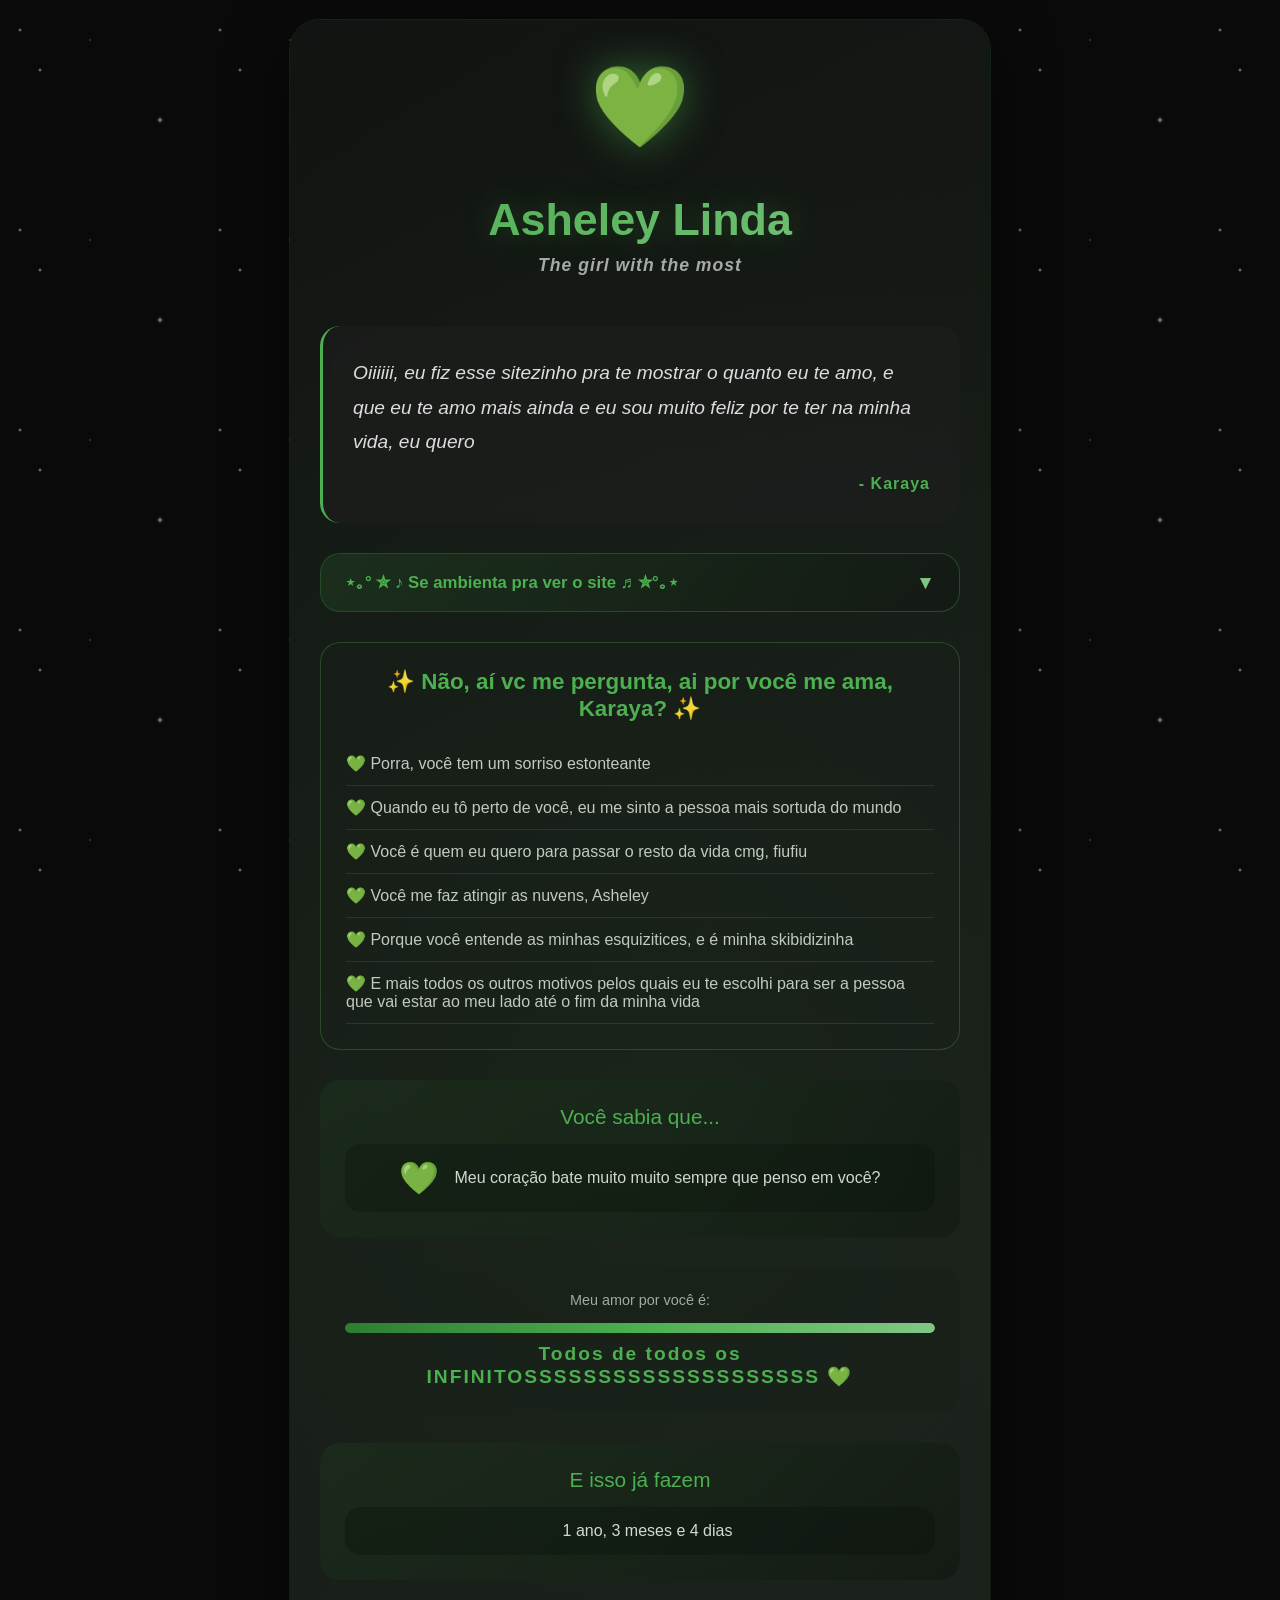
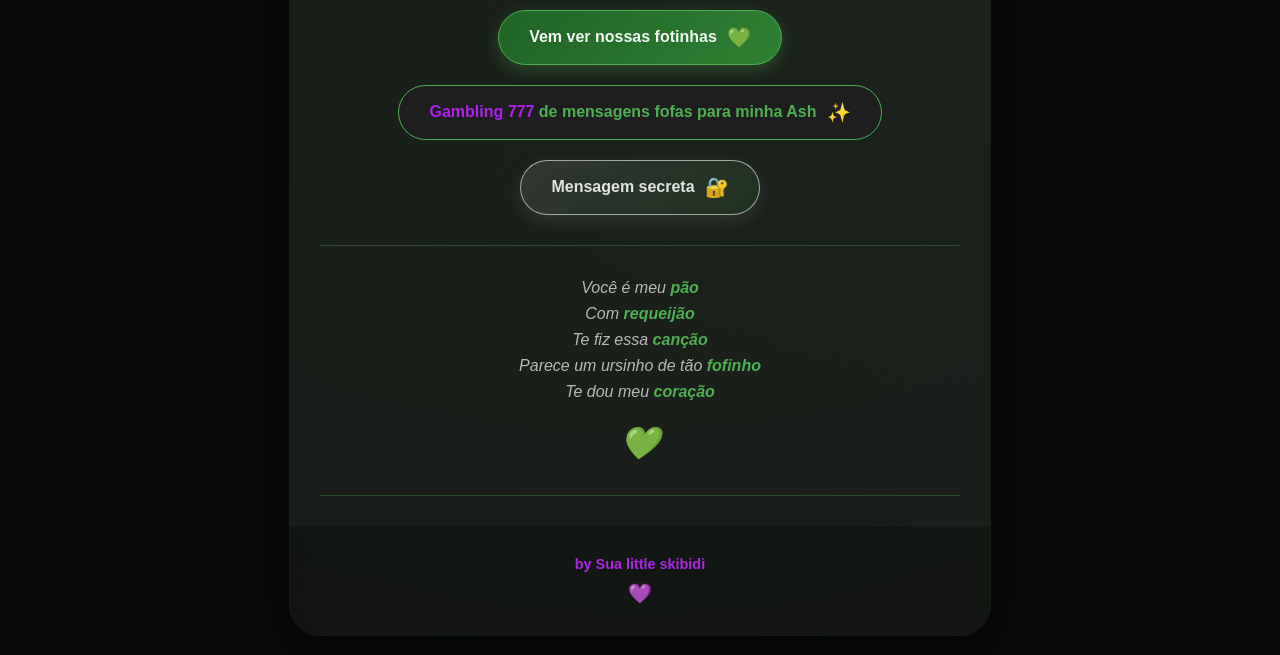
<file: Index.html>
<!DOCTYPE html>
<html lang="pt-BR">

<head>
    <meta charset="UTF-8">
    <meta name="viewport" content="width=device-width, initial-scale=1.0">
    <title>Para Você, Meu Amor 💚</title>
    <link rel="stylesheet" href="styleashes.css">
</head>

<body>
    <div class="stars"></div>

    <div class="container">
        <div class="glow-effect"></div>

        <div class="heart-container">
            <div class="heart-beat">💚</div>
        </div>

        <h1 class="title">
            <span class="name">Asheley Linda</span>
            <span class="subtitle">The girl with the most beautiful smile in the world</span>
        </h1>

        <div class="message-card">
            <p class="message-text">
                Oiiiiii, eu fiz esse sitezinho pra te mostrar o quanto eu te amo, e que eu te amo mais ainda e eu sou
                muito feliz
                por te ter na minha vida, eu quero
            </p>
            <div class="signature">- Karaya</div>
        </div>

        <details class="spotify-dropdown">
            <summary class="spotify-summary">⋆｡° ✮ ♪ Se ambienta pra ver o site ♬ ✮°｡⋆</summary>
            <div class="spotify-player-wrapper">
                <iframe class="spotify-player"
                    src="https://open.spotify.com/embed/playlist/22egQYoul4ZYNOtwOrbN8a?utm_source=generator"
                    width="100%" height="352" frameborder="0" allowfullscreen=""
                    allow="autoplay; clipboard-write; encrypted-media; fullscreen; picture-in-picture"
                    loading="lazy"></iframe>
            </div>
        </details>

        <div class="love-section">
            <h2 class="section-title">✨ Não, aí vc me pergunta, ai por você me ama, Karaya? ✨</h2>
            <ul class="love-reasons">
                <li>💚 Porra, você tem um sorriso estonteante</li>
                <li>💚 Quando eu tô perto de você, eu me sinto a pessoa mais sortuda do mundo</li>
                <li>💚 Você é quem eu quero para passar o resto da vida cmg, fiufiu</li>
                <li>💚 Você me faz atingir as nuvens, Asheley</li>
                <li>💚 Porque você entende as minhas esquizitices, e é minha skibidizinha</li>
                <li>💚 E mais todos os outros motivos pelos quais eu te escolhi para ser a pessoa que vai estar ao meu
                    lado até o fim da minha vida</li>
            </ul>
        </div>

        <div class="question-card">
            <p class="question-text">Você sabia que...</p>
            <div class="fact-box">
                <span class="fact-icon">💚</span>
                <p class="fact">Meu coração bate muito muito sempre que penso em você?</p>
            </div>
        </div>

        <div class="love-meter">
            <p class="meter-label">Meu amor por você é:</p>
            <div class="meter-bar">
                <div class="meter-fill"></div>
            </div>
            <p class="meter-value">Todos de todos os INFINITOSSSSSSSSSSSSSSSSSSSS 💚</p>
        </div>

        <div class="question-card">
            <p class="question-text">E isso já fazem</p>
            <div class="fact-box">
                <span class="fact-icon"></span>
                <p class="fact" id="time"></p>
            </div>
        </div>

        <div class="button-group">
            <button class="btn-primary" id="loveBtn">
                <span class="btn-text">Vem ver nossas fotinhas</span>
                <span class="btn-icon">💚</span>
            </button>

            <button class="btn-secondary" id="messageBtn">
                <span class="btn-text"><strong>Gambling 777</strong> de mensagens fofas para minha Ash</span>
                <span class="btn-icon">✨</span>
            </button>

            <button class="btn-secret" id="secretBtn">
                <span class="btn-text">Mensagem secreta</span>
                <span class="btn-icon">🔐</span>
            </button>
        </div>

        <div class="poem-container">
            <div class="poem">
                <p>Você é meu <strong>pão</strong></p>
                <p>Com <strong>requeijão</strong></p>
                <p>Te fiz essa <strong>canção</strong></p>
                <p>Parece um ursinho de tão <strong>fofinho</strong></p>
                <p>Te dou meu <strong>coração</strong></p>
                <p class="poem-heart">💚</p>
            </div>
        </div>

        <div class="footer">
            <p><strong>by Sua little skibidi</strong></p>
            <p class="footer-date">💜</p>
        </div>
    </div>

    <!-- Modal de mensagens fofas -->
    <div id="messageModal" class="modal">
        <div class="modal-content">
            <span class="close" id="messageModalClose">&times;</span>
            <div class="modal-body">
                <div class="modal-icon">💚</div>
                <p id="modalMessage"></p>
            </div>
        </div>
    </div>

    <!-- Modal da galeria de fotinhas -->
    <div id="galleryModal" class="modal gallery-modal">
        <div class="gallery-modal-content">
            <span class="close" id="galleryModalClose">&times;</span>

            <section class="gallery-shell">
                <div class="gallery-hero">
                    <h1 class="name highlights-title">Alguns littles <span class="gold-highlight">destaques</span>
                        nossosssssss</h1>
                    <div class="highlight-collage">
                        <article class="highlight-photo highlight-photo-large">
                            <div class="photo-frame photo-vertical placeholder-photo" data-highlight-slot="1">
                                <span>Highlight 01</span>
                            </div>
                        </article>

                        <article class="highlight-photo">
                            <div class="photo-frame photo-horizontal placeholder-photo" data-highlight-slot="2">
                                <span>Highlight 02</span>
                            </div>
                        </article>

                        <article class="highlight-photo">
                            <div class="photo-frame photo-square placeholder-photo" data-highlight-slot="3">
                                <span>Highlight 03</span>
                            </div>
                        </article>

                        <article class="highlight-photo">
                            <div class="photo-frame photo-square placeholder-photo" data-highlight-slot="4">
                                <span>Highlight 04</span>
                            </div>
                        </article>
                    </div>
                </div>

                <section class="gallery-intro">
                    <p class="gallery-intro-text">Olha como eu e a minha namo combinamos pra caralho</p>
                </section>

                <section class="photo-gallery" id="photoGallery"></section>
            </section>
        </div>
    </div>

    <!-- Modal da mensagem secreta -->
    <div id="secretModal" class="modal">
        <div class="modal-content secret-modal-content">
            <span class="close" id="secretModalClose">&times;</span>
            <div class="modal-body">
                <div class="modal-icon">🔐</div>
                <h2 class="secret-title">Mensagem secreta</h2>
                <p class="secret-description">Digite a senha correta para desbloquear.</p>

                <form id="secretForm" class="secret-form">
                    <input
                        type="password"
                        id="secretPassword"
                        class="secret-input"
                        placeholder="Digite a senha"
                        autocomplete="off"
                    >
                    <button type="submit" class="btn-primary secret-submit">Desbloquear</button>
                </form>

                <button type="button" id="toggleHintBtn" class="btn-secret secret-hint-toggle">Mostrar dica</button>

                <div id="secretHintBox" class="secret-hint-box">
                    <span class="secret-hint-label">Dica</span>
                    <p class="secret-hint-text">Primeiro, vem meu mês favorito, logo após, o dia, por ultimo, o hoje.</p>
                </div>

                <p id="secretFeedback" class="secret-feedback"></p>
                <div id="secretMessageBox" class="secret-message-box">
                    <p id="secretMessage"></p>
                </div>
            </div>
        </div>
    </div>

    <script src="Teamoashy.js"></script>
</body>

</html>
</file>
<file: styleashes.css>
* {
  margin: 0;
  padding: 0;
  box-sizing: border-box;
}

body {
  font-family: "Segoe UI", "Arial", sans-serif;
  background: #0a0a0a;
  min-height: 100vh;
  padding: 20px;
  position: relative;
  overflow-x: hidden;
  color: #e0e0e0;
}

/* Estrelas de fundo */
.stars {
  position: fixed;
  top: 0;
  left: 0;
  width: 100%;
  height: 100%;
  pointer-events: none;
  background:
    radial-gradient(2px 2px at 20px 30px, #eee, rgba(0, 0, 0, 0)),
    radial-gradient(2px 2px at 40px 70px, #fff, rgba(0, 0, 0, 0)),
    radial-gradient(1px 1px at 90px 40px, #ddd, rgba(0, 0, 0, 0)),
    radial-gradient(3px 3px at 160px 120px, #fff, rgba(0, 0, 0, 0)),
    radial-gradient(2px 2px at 250px 80px, #eee, rgba(0, 0, 0, 0));
  background-size: 200px 200px;
  background-repeat: repeat;
  opacity: 0.6;
  animation: twinkle 3s ease-in-out infinite;
}

@keyframes twinkle {
  0%,
  100% {
    opacity: 0.6;
  }
  50% {
    opacity: 0.3;
  }
}

.container {
  max-width: 700px;
  margin: 0 auto;
  background: linear-gradient(135deg, #0f0f0f 0%, #1a1a1a 100%);
  border-radius: 30px;
  box-shadow:
    0 20px 60px rgba(0, 0, 0, 0.5),
    0 0 0 1px rgba(76, 175, 80, 0.2);
  overflow: hidden;
  position: relative;
  z-index: 1;
  backdrop-filter: blur(10px);
}

.glow-effect {
  position: absolute;
  top: -50%;
  left: -50%;
  width: 200%;
  height: 200%;
  background: radial-gradient(
    circle,
    rgba(76, 175, 80, 0.1) 0%,
    transparent 70%
  );
  animation: rotate 20s linear infinite;
  pointer-events: none;
}

@keyframes rotate {
  from {
    transform: rotate(0deg);
  }
  to {
    transform: rotate(360deg);
  }
}

.heart-container {
  text-align: center;
  padding: 40px 0 20px 0;
}

.heart-beat {
  font-size: 80px;
  display: inline-block;
  animation: heartPulse 1.5s ease-in-out infinite;
  filter: drop-shadow(0 0 20px rgba(76, 175, 80, 0.5));
}

@keyframes heartPulse {
  0%,
  100% {
    transform: scale(1);
    text-shadow: 0 0 10px #4caf50;
  }
  50% {
    transform: scale(1.2);
    text-shadow:
      0 0 30px #4caf50,
      0 0 10px #2e7d32;
  }
}

.title {
  text-align: center;
  padding: 20px 30px;
}

.name {
  display: block;
  font-size: 2.8rem;
  font-weight: bold;
  background: linear-gradient(135deg, #4caf50, #81c784);
  background-clip: text;
  -webkit-background-clip: text;
  color: transparent;
  margin-bottom: 10px;
  text-shadow: 0 0 30px rgba(76, 175, 80, 0.3);
}

.subtitle {
  display: block;
  font-size: 1.1rem;
  color: #aaa;
  font-style: italic;
  letter-spacing: 1px;
}

.message-card {
  margin: 30px;
  padding: 30px;
  background: rgba(30, 30, 30, 0.6);
  border-radius: 20px;
  border-left: 3px solid #4caf50;
  backdrop-filter: blur(5px);
}

.message-text {
  font-size: 1.2rem;
  line-height: 1.8;
  color: #ddd;
  margin-bottom: 15px;
  font-style: italic;
}

.signature {
  text-align: right;
  color: #4caf50;
  font-weight: bold;
  letter-spacing: 1px;
}

.spotify-dropdown {
  margin: 30px;
  background: rgba(20, 20, 20, 0.8);
  border: 1px solid rgba(76, 175, 80, 0.3);
  border-radius: 20px;
  overflow: hidden;
}

.spotify-summary {
  list-style: none;
  cursor: pointer;
  padding: 18px 24px;
  color: #4caf50;
  font-size: 1.05rem;
  font-weight: bold;
  background: linear-gradient(
    135deg,
    rgba(46, 125, 50, 0.18),
    rgba(0, 0, 0, 0.2)
  );
  transition:
    background 0.3s ease,
    color 0.3s ease;
}

.spotify-summary::-webkit-details-marker {
  display: none;
}

.spotify-summary::after {
  content: "▼";
  float: right;
  color: #81c784;
  font-size: 1.2rem;
  transition: transform 0.3s ease;
}

.spotify-dropdown[open] .spotify-summary::after {
  transform: rotate(180deg);
}

.spotify-summary:hover {
  background: linear-gradient(
    135deg,
    rgba(46, 125, 50, 0.28),
    rgba(0, 0, 0, 0.28)
  );
  color: #c8f7cf;
}

.spotify-player-wrapper {
  padding: 0 20px 20px;
}

.spotify-player {
  margin-top: 10px;
  display: block;
  width: 100%;
  border: 0;
  border-radius: 12px;
}

.love-section {
  margin: 30px;
  padding: 25px;
  background: rgba(20, 20, 20, 0.8);
  border-radius: 20px;
  border: 1px solid rgba(76, 175, 80, 0.3);
}

.section-title {
  color: #4caf50;
  margin-bottom: 20px;
  font-size: 1.4rem;
  text-align: center;
}

.love-reasons {
  list-style: none;
  padding: 0;
}

.love-reasons li {
  padding: 12px 0;
  color: #ccc;
  border-bottom: 1px solid rgba(76, 175, 80, 0.2);
  transition: all 0.3s ease;
}

.love-reasons li:hover {
  color: #4caf50;
  transform: translateX(10px);
}

.question-card {
  margin: 30px;
  padding: 25px;
  background: linear-gradient(
    135deg,
    rgba(46, 125, 50, 0.1),
    rgba(0, 0, 0, 0.3)
  );
  border-radius: 20px;
  text-align: center;
}

.question-text {
  font-size: 1.3rem;
  color: #4caf50;
  margin-bottom: 15px;
}

.fact-box {
  display: flex;
  align-items: center;
  justify-content: center;
  gap: 15px;
  padding: 15px;
  background: rgba(0, 0, 0, 0.3);
  border-radius: 15px;
}

.fact-icon {
  font-size: 2rem;
  animation: pulse 2s ease-in-out infinite;
}

@keyframes pulse {
  0%,
  100% {
    transform: scale(1);
    opacity: 1;
  }
  50% {
    transform: scale(1.1);
    opacity: 0.8;
  }
}

.fact {
  font-size: 1rem;
  color: #ddd;
  margin: 0;
}

.love-meter {
  margin: 30px;
  padding: 25px;
  background: rgba(20, 20, 20, 0.8);
  border-radius: 20px;
  text-align: center;
}

.meter-label {
  color: #aaa;
  margin-bottom: 15px;
  font-size: 0.9rem;
}

.meter-bar {
  width: 100%;
  height: 10px;
  background: #2a2a2a;
  border-radius: 10px;
  overflow: hidden;
  margin-bottom: 10px;
}

.meter-fill {
  width: 100%;
  height: 100%;
  background: linear-gradient(90deg, #2e7d32, #4caf50, #81c784);
  border-radius: 10px;
  animation: fillBar 2s ease-out;
  position: relative;
}

@keyframes fillBar {
  from {
    width: 0%;
  }
  to {
    width: 100%;
  }
}

.meter-value {
  color: #4caf50;
  font-weight: bold;
  font-size: 1.2rem;
  letter-spacing: 2px;
}

.button-group {
  display: flex;
  gap: 20px;
  margin: 30px;
  justify-content: center;
  flex-wrap: wrap;
}

.btn-primary,
.btn-secondary,
.btn-secret {
  padding: 15px 30px;
  border: none;
  border-radius: 50px;
  font-size: 1rem;
  font-weight: bold;
  cursor: pointer;
  transition: all 0.3s ease;
  display: flex;
  align-items: center;
  gap: 10px;
  background: transparent;
}

.btn-primary {
  background: linear-gradient(135deg, #1b5e20, #2e7d32);
  color: white;
  border: 1px solid #4caf50;
  box-shadow: 0 5px 15px rgba(76, 175, 80, 0.3);
}

.btn-primary:hover {
  transform: translateY(-2px);
  box-shadow: 0 8px 25px rgba(76, 175, 80, 0.4);
  background: linear-gradient(135deg, #2e7d32, #388e3c);
}

.btn-secondary {
  background: rgba(30, 30, 30, 0.8);
  color: #4caf50;
  border: 1px solid #4caf50;
  backdrop-filter: blur(5px);
  justify-content: center;
  text-align: center;
}

.btn-secondary span.btn-text strong {
  font-weight: bold;
  color: #ae21eb;
}

.btn-secondary:hover {
  background: rgba(76, 175, 80, 0.1);
  transform: translateY(-2px);
}

.btn-primary:active,
.btn-secondary:active {
  transform: translateY(0);
}

.btn-secret {
  background: linear-gradient(
    135deg,
    rgba(224, 224, 224, 0.12),
    rgba(76, 175, 80, 0.12)
  );
  color: #e8e8e8;
  border: 1px solid rgba(210, 210, 210, 0.75);
  box-shadow: 0 5px 15px rgba(192, 192, 192, 0.14);
}

.btn-secret:hover {
  background: linear-gradient(
    135deg,
    rgba(224, 224, 224, 0.2),
    rgba(76, 175, 80, 0.18)
  );
  transform: translateY(-2px);
  box-shadow: 0 8px 20px rgba(192, 192, 192, 0.22);
}

.btn-icon {
  font-size: 1.2rem;
  animation: pulse 1.5s ease-in-out infinite;
}

.poem-container {
  margin: 30px;
  padding: 25px;
  text-align: center;
  border-top: 1px solid rgba(76, 175, 80, 0.3);
  border-bottom: 1px solid rgba(76, 175, 80, 0.3);
}

.poem p {
  margin: 8px 0;
  font-style: italic;
  color: #bbb;
}

.poem p strong {
  color: #4caf50;
  font-weight: bold;
}

.poem-heart {
  font-size: 2rem;
  margin-top: 15px !important;
  animation: heartPulse 1.5s ease-in-out infinite;
  display: inline-block;
}

.gallery-shell {
  margin: 30px;
  padding-top: 10px;
  border-top: 1px solid rgba(76, 175, 80, 0.2);
}

.gallery-hero {
  display: grid;
  grid-template-columns: 1fr;
  gap: 18px;
  align-items: start;
}

.highlights-title {
  width: 100%;
  margin-bottom: 6px;
  text-align: center;
}

.gold-highlight {
  background: linear-gradient(135deg, #fff3bf, #f0c75e 35%, #b8860b 100%);
  background-clip: text;
  -webkit-background-clip: text;
  color: transparent;
  text-shadow: 0 0 26px rgba(255, 215, 90, 0.35);
}

.highlight-collage {
  display: grid;
  grid-template-columns: repeat(4, minmax(0, 1fr));
  gap: 12px;
  align-items: start;
}

.highlight-photo {
  position: relative;
  padding: 8px;
  border-radius: 18px;
  background:
    radial-gradient(
      circle at top left,
      rgba(255, 243, 191, 0.1),
      transparent 32%
    ),
    linear-gradient(145deg, rgba(44, 37, 18, 0.92), rgba(18, 18, 18, 0.98));
  border: 1px solid rgba(240, 199, 94, 0.34);
  box-shadow:
    0 14px 32px rgba(0, 0, 0, 0.24),
    inset 0 0 0 1px rgba(255, 243, 191, 0.08),
    inset 0 12px 20px rgba(240, 199, 94, 0.06);
  transform: rotate(-1.5deg);
  transition:
    transform 0.3s ease,
    box-shadow 0.3s ease;
}

.highlight-photo::before {
  content: "";
  position: absolute;
  inset: 6px;
  border-radius: 13px;
  border: 1px solid rgba(255, 243, 191, 0.18);
  pointer-events: none;
}

.highlight-photo:nth-child(2) {
  transform: rotate(2deg);
}

.highlight-photo:nth-child(3) {
  transform: rotate(-2deg);
}

.highlight-photo:nth-child(4) {
  transform: rotate(1.5deg);
}

.highlight-photo:hover {
  transform: translateY(-4px) rotate(0deg);
  box-shadow:
    0 18px 36px rgba(0, 0, 0, 0.28),
    inset 0 0 0 1px rgba(255, 243, 191, 0.1),
    inset 0 12px 22px rgba(240, 199, 94, 0.08);
}

.highlight-photo-large {
  grid-row: span 1;
}

.highlight-photo.highlight-horizontal {
  grid-column: span 1;
}

.gallery-shell .gallery-intro {
  margin: 30px 0;
  padding: 25px;
  background: rgba(20, 20, 20, 0.8);
  border-radius: 20px;
  border: 1px solid rgba(76, 175, 80, 0.3);
}

.gallery-intro-text {
  font-size: 1.2rem;
  color: #ddd;
  text-align: center;
}

.photo-gallery {
  display: grid;
  grid-template-columns: repeat(2, minmax(0, 1fr));
  gap: 22px;
  grid-auto-flow: dense;
}

.photo-card {
  background: linear-gradient(
    145deg,
    rgba(25, 25, 25, 0.96),
    rgba(10, 10, 10, 0.98)
  );
  border: 1px solid rgba(129, 199, 132, 0.16);
  border-radius: 24px;
  padding: 18px;
  box-shadow:
    0 16px 35px rgba(0, 0, 0, 0.25),
    inset 0 0 0 1px rgba(255, 255, 255, 0.04);
  transition: all 0.3s ease;
}

.photo-card:hover {
  transform: translateY(-4px);
  box-shadow: 0 18px 40px rgba(0, 0, 0, 0.35);
}

.photo-card.is-horizontal {
  grid-column: span 2;
}

.photo-frame {
  width: 100%;
  overflow: hidden;
  border-radius: 18px;
  padding: 10px;
  background:
    linear-gradient(
      135deg,
      rgba(181, 255, 186, 0.12),
      rgba(255, 255, 255, 0.03)
    ),
    linear-gradient(145deg, rgba(18, 18, 18, 0.98), rgba(40, 40, 40, 0.94));
  border: 1px solid rgba(129, 199, 132, 0.24);
  box-shadow: inset 0 0 0 1px rgba(255, 255, 255, 0.04);
}

.highlight-photo .photo-frame {
  padding: 6px;
  border-radius: 14px;
  border: 1px solid rgba(240, 199, 94, 0.24);
  background:
    linear-gradient(
      135deg,
      rgba(255, 243, 191, 0.14),
      rgba(240, 199, 94, 0.07),
      rgba(184, 134, 11, 0.06)
    ),
    linear-gradient(145deg, rgba(22, 22, 22, 0.96), rgba(40, 33, 20, 0.92));
  box-shadow:
    inset 0 0 0 1px rgba(255, 243, 191, 0.06),
    inset 0 8px 12px rgba(240, 199, 94, 0.05);
}

.photo-frame.is-horizontal {
  aspect-ratio: 16 / 9;
}

.photo-frame.is-vertical {
  aspect-ratio: 4 / 5;
}

.photo-frame.is-square {
  aspect-ratio: 1 / 1;
}

.highlight-photo .photo-frame.is-horizontal {
  aspect-ratio: 1.15 / 1;
}

.highlight-photo .photo-frame.is-vertical {
  aspect-ratio: 0.9 / 1;
}

.photo-frame.photo-adaptive {
  aspect-ratio: auto;
}

.photo-frame img {
  width: 100%;
  height: auto;
  display: block;
  border-radius: 12px;
  border: 1px solid rgba(255, 255, 255, 0.08);
}

.highlight-photo .photo-frame img {
  border-radius: 10px;
  border: 1px solid rgba(255, 244, 214, 0.08);
  box-shadow: 0 8px 16px rgba(0, 0, 0, 0.16);
}

.placeholder-photo {
  display: flex;
  align-items: center;
  justify-content: center;
  color: #a5d6a7;
  font-size: 1rem;
  letter-spacing: 0.04em;
  text-transform: uppercase;
}

.footer {
  text-align: center;
  padding: 30px;
  background: rgba(0, 0, 0, 0.3);
  font-size: 0.9rem;
  color: #888;
}

.footer strong {
  color: #ae21eb;
  font-weight: bold;
}

.footer-date {
  margin-top: 10px;
  font-size: 1.2rem;
}

/* Modal */
.modal {
  display: none;
  position: fixed;
  z-index: 1000;
  left: 0;
  top: 0;
  width: 100%;
  height: 100%;
  padding: 20px;
  background-color: rgba(0, 0, 0, 0.8);
  backdrop-filter: blur(5px);
  animation: fadeIn 0.3s ease;
}

#secretModal {
  display: none;
  align-items: center;
  justify-content: center;
}

#messageModal {
  display: none;
  align-items: center;
  justify-content: center;
}

#messageModal[style*="display: block"] {
  display: flex !important;
}

#secretModal[style*="display: block"] {
  display: flex !important;
}

@keyframes fadeIn {
  from {
    opacity: 0;
  }
  to {
    opacity: 1;
  }
}

.modal-content {
  background: linear-gradient(135deg, #1a1a1a, #0f0f0f);
  margin: 0;
  padding: 0;
  border-radius: 20px;
  max-width: 400px;
  position: relative;
  animation: slideUp 0.3s ease;
  border: 1px solid rgba(76, 175, 80, 0.3);
  box-shadow: 0 20px 40px rgba(0, 0, 0, 0.5);
}

@keyframes slideUp {
  from {
    transform: translateY(50px);
    opacity: 0;
  }
  to {
    transform: translateY(0);
    opacity: 1;
  }
}

.close {
  position: absolute;
  right: 20px;
  top: 15px;
  font-size: 28px;
  font-weight: bold;
  cursor: pointer;
  color: #888;
  transition: color 0.3s ease;
  z-index: 1;
}

.close:hover {
  color: #4caf50;
}

.modal-body {
  padding: 40px;
  text-align: center;
}

.modal-icon {
  font-size: 3rem;
  margin-bottom: 20px;
  animation: heartPulse 1s ease-in-out infinite;
}

#modalMessage {
  font-size: 1.2rem;
  color: #ddd;
  line-height: 1.6;
}

.secret-modal-content {
  max-width: 460px;
  width: min(460px, calc(100vw - 32px));
  max-height: calc(100vh - 40px);
  margin: 0;
  overflow: hidden;
}

.secret-modal-content .modal-body {
  max-height: calc(100vh - 40px);
  overflow-y: auto;
  overscroll-behavior: contain;
  padding-right: 28px;
  scrollbar-width: none;
}

.secret-modal-content .modal-body::-webkit-scrollbar {
  width: 0;
  height: 0;
}

.secret-title {
  color: #ededed;
  margin-bottom: 10px;
}

.secret-description {
  color: #cfcfcf;
  margin-bottom: 20px;
  line-height: 1.5;
}

.secret-form {
  display: flex;
  flex-direction: column;
  gap: 14px;
}

.secret-input {
  width: 100%;
  padding: 14px 18px;
  border-radius: 14px;
  border: 1px solid rgba(205, 205, 205, 0.45);
  background: rgba(10, 10, 10, 0.9);
  color: #f2f2f2;
  font-size: 1rem;
  outline: none;
  transition:
    border-color 0.25s ease,
    box-shadow 0.25s ease;
}

.secret-input:focus {
  border-color: #d8d8d8;
  box-shadow: 0 0 0 3px rgba(210, 210, 210, 0.18);
}

.secret-submit {
  justify-content: center;
  width: 100%;
}

.secret-hint-box {
  display: none;
  margin-top: 18px;
  padding: 16px 18px;
  border-radius: 18px;
  background: linear-gradient(
    135deg,
    rgba(220, 220, 220, 0.08),
    rgba(255, 255, 255, 0.03)
  );
  border: 1px solid rgba(210, 210, 210, 0.26);
  text-align: left;
}

.secret-hint-box.is-visible {
  display: block;
}

.secret-hint-toggle {
  justify-content: center;
  width: 100%;
  margin-top: 18px;
}

.secret-hint-label {
  display: inline-block;
  margin-bottom: 8px;
  color: #f0f0f0;
  font-size: 0.88rem;
  font-weight: bold;
  letter-spacing: 0.08em;
  text-transform: uppercase;
}

.secret-hint-text {
  color: #cfcfcf;
  line-height: 1.6;
}

.secret-feedback {
  min-height: 24px;
  margin-top: 16px;
  font-weight: bold;
}

.secret-feedback.is-error {
  color: #ff8a80;
}

.secret-feedback.is-success {
  color: #9be7a1;
}

.secret-message-box {
  display: none;
  margin-top: 18px;
  padding: 18px;
  border-radius: 18px;
  background: linear-gradient(
    135deg,
    rgba(220, 220, 220, 0.12),
    rgba(76, 175, 80, 0.12)
  );
  border: 1px solid rgba(210, 210, 210, 0.32);
}

.secret-message-box.is-visible {
  display: block;
}

#secretMessage {
  color: #f2f2f2;
  line-height: 1.7;
  font-size: 1.05rem;
  word-break: break-word;
}

.gallery-modal {
  padding: 24px 14px;
  overflow-y: auto;
}

.gallery-modal-content {
  background: linear-gradient(135deg, #111, #0d0d0d);
  margin: 0 auto;
  padding: 28px 0 20px;
  border-radius: 24px;
  width: min(1100px, 96vw);
  max-height: calc(100vh - 48px);
  overflow-y: auto;
  position: relative;
  border: 1px solid rgba(76, 175, 80, 0.24);
  box-shadow: 0 24px 60px rgba(0, 0, 0, 0.45);
}

.gallery-modal .close {
  position: sticky;
  top: 8px;
  float: right;
  margin-right: 20px;
  margin-bottom: 8px;
}

.gallery-modal .gallery-shell {
  margin: 0 30px 10px;
  padding-top: 0;
  border-top: none;
}

/* Responsividade */
@media (max-width: 768px) {
  .container {
    margin: 0 10px;
  }

  .name {
    font-size: 2rem;
  }

  .message-text {
    font-size: 1rem;
  }

  .button-group {
    flex-direction: column;
  }

  .gallery-shell,
  .gallery-shell .gallery-intro,
  .photo-gallery {
    margin: 20px;
  }

  .gallery-hero {
    padding: 0;
  }

  .highlight-collage {
    grid-template-columns: repeat(2, minmax(0, 1fr));
    gap: 12px;
  }

  .highlight-photo-large,
  .photo-card.is-horizontal {
    grid-column: span 1;
    grid-row: span 1;
  }

  .photo-gallery {
    grid-template-columns: 1fr;
  }

  .spotify-dropdown {
    margin: 20px;
  }

  .btn-primary,
  .btn-secondary,
  .btn-secret {
    justify-content: center;
  }

  .modal-content {
    width: 90%;
  }

  .secret-modal-content {
    width: min(460px, calc(100vw - 20px));
    max-height: calc(100vh - 20px);
    margin: 0;
  }

  .secret-modal-content .modal-body {
    max-height: calc(100vh - 20px);
    padding: 28px 20px;
  }

  .gallery-modal {
    padding: 10px;
  }

  .gallery-modal-content {
    width: 100%;
    max-height: calc(100vh - 20px);
    padding-top: 20px;
  }

  .gallery-modal .gallery-shell {
    margin: 0 16px 10px;
  }
}

/* Efeitos de hover suaves */
.love-reasons li,
.fact-box,
.message-card,
.love-section,
.question-card {
  transition: all 0.3s ease;
}

.love-reasons li:hover,
.fact-box:hover,
.message-card:hover,
.love-section:hover,
.question-card:hover {
  transform: translateY(-2px);
  box-shadow: 0 5px 20px rgba(0, 0, 0, 0.3);
}

/* Scrollbar personalizada */
::-webkit-scrollbar {
  width: 10px;
}

::-webkit-scrollbar-track {
  background: #1a1a1a;
}

::-webkit-scrollbar-thumb {
  background: #4caf50;
  border-radius: 5px;
}

::-webkit-scrollbar-thumb:hover {
  background: #2e7d32;
}
</file>
